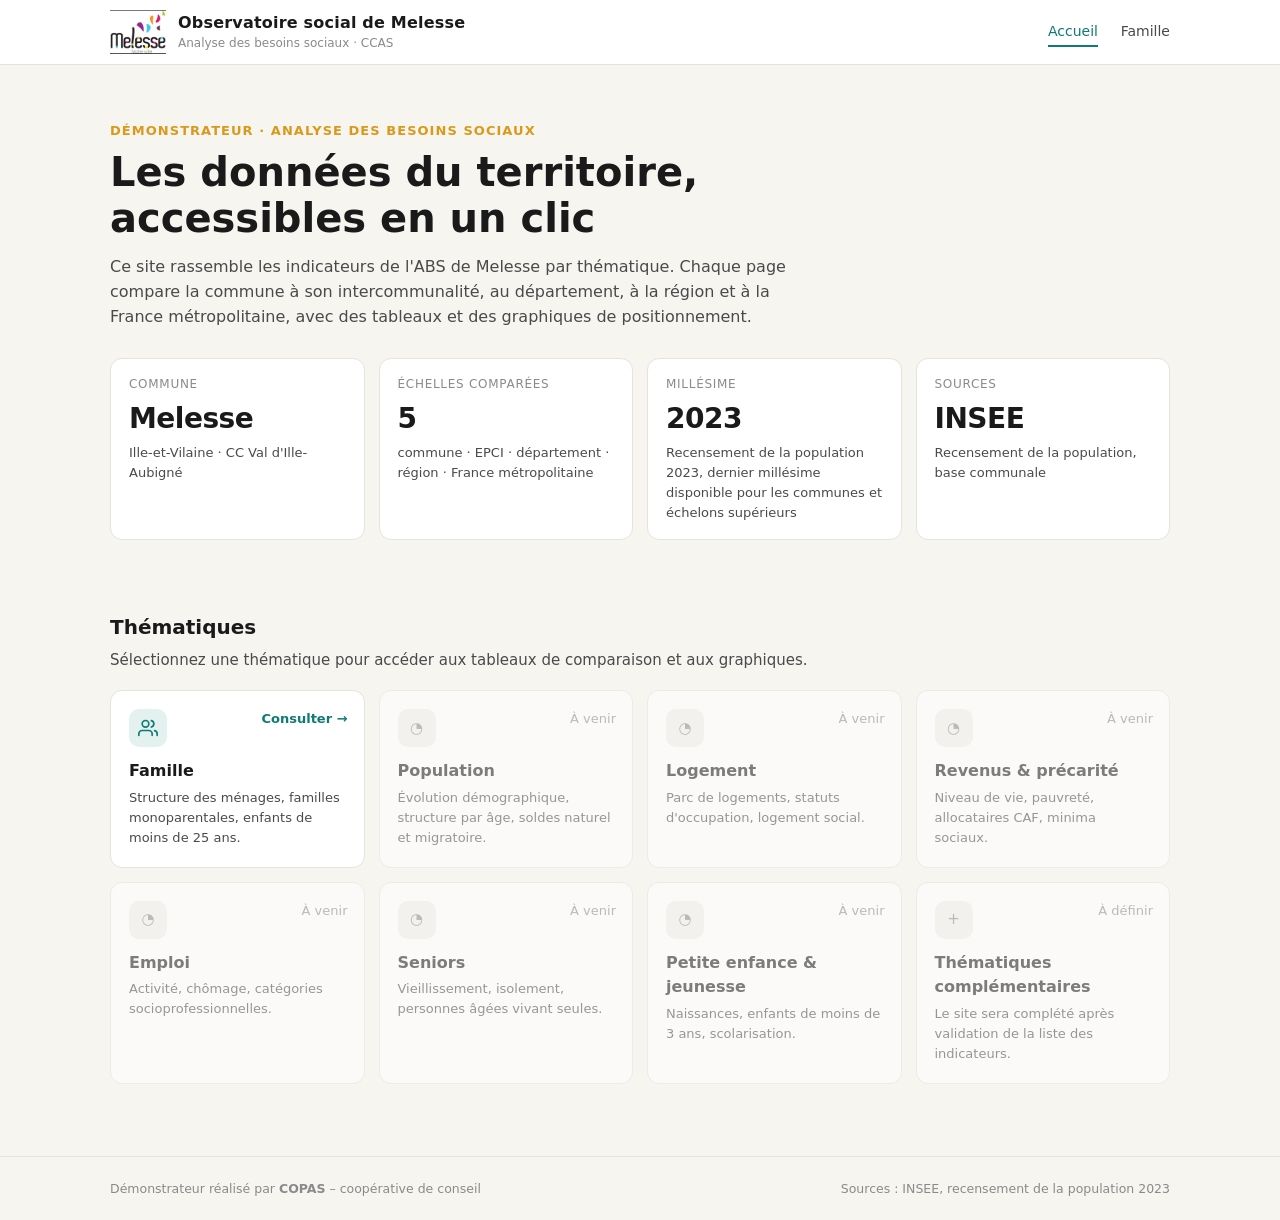
<file: index.html>
<!doctype html>
<html lang="fr">
<head>
<meta charset="utf-8">
<meta name="viewport" content="width=device-width,initial-scale=1">
<title>Observatoire social – Melesse</title>
<link rel="stylesheet" href="assets/style.css?v=4">
</head>
<body>

<header class="topbar">
  <div class="wrap">
    <a class="brand" href="index.html">
      <img class="logo" src="assets/logo-melesse.png" alt="Ville de Melesse" height="44" style="height:44px;width:auto">
      <div><strong>Observatoire social de Melesse</strong><span>Analyse des besoins sociaux · CCAS</span></div>
    </a>
    <nav class="main">
      <a href="index.html" class="active">Accueil</a>
      <a href="famille.html">Famille</a>
    </nav>
  </div>
</header>

<section class="hero">
  <div class="wrap">
    <div class="kicker">Démonstrateur · Analyse des besoins sociaux</div>
    <h1>Les données du territoire, accessibles en un clic</h1>
    <p>Ce site rassemble les indicateurs de l'ABS de Melesse par thématique. Chaque page compare la commune à son intercommunalité, au département, à la région et à la France métropolitaine, avec des tableaux et des graphiques de positionnement.</p>

    <div class="tiles">
      <div class="tile"><div class="lbl">Commune</div><div class="val">Melesse</div><div class="sub">Ille-et-Vilaine · CC Val d'Ille-Aubigné</div></div>
      <div class="tile"><div class="lbl">Échelles comparées</div><div class="val">5</div><div class="sub">commune · EPCI · département · région · France métropolitaine</div></div>
      <div class="tile"><div class="lbl">Millésime</div><div class="val">2023</div><div class="sub">Recensement de la population 2023, dernier millésime disponible pour les communes et échelons supérieurs</div></div>
      <div class="tile"><div class="lbl">Sources</div><div class="val">INSEE</div><div class="sub">Recensement de la population, base communale</div></div>
    </div>
  </div>
</section>

<section class="section">
  <div class="wrap">
    <h2>Thématiques</h2>
    <p class="lead">Sélectionnez une thématique pour accéder aux tableaux de comparaison et aux graphiques.</p>
    <div class="cards">
      <a class="card" href="famille.html">
        <div class="ico"><svg width="20" height="20" viewBox="0 0 24 24" fill="none" stroke="currentColor" stroke-width="2" stroke-linecap="round" stroke-linejoin="round"><path d="M17 21v-2a4 4 0 0 0-4-4H5a4 4 0 0 0-4 4v2"/><circle cx="9" cy="7" r="4"/><path d="M23 21v-2a4 4 0 0 0-3-3.87"/><path d="M16 3.13a4 4 0 0 1 0 7.75"/></svg></div>
        <h3>Famille</h3>
        <p>Structure des ménages, familles monoparentales, enfants de moins de 25 ans.</p>
        <span class="go">Consulter →</span>
      </a>
      <div class="card soon"><div class="ico">◔</div><h3>Population</h3><p>Évolution démographique, structure par âge, soldes naturel et migratoire.</p><span class="go">À venir</span></div>
      <div class="card soon"><div class="ico">◔</div><h3>Logement</h3><p>Parc de logements, statuts d'occupation, logement social.</p><span class="go">À venir</span></div>
      <div class="card soon"><div class="ico">◔</div><h3>Revenus &amp; précarité</h3><p>Niveau de vie, pauvreté, allocataires CAF, minima sociaux.</p><span class="go">À venir</span></div>
      <div class="card soon"><div class="ico">◔</div><h3>Emploi</h3><p>Activité, chômage, catégories socioprofessionnelles.</p><span class="go">À venir</span></div>
      <div class="card soon"><div class="ico">◔</div><h3>Seniors</h3><p>Vieillissement, isolement, personnes âgées vivant seules.</p><span class="go">À venir</span></div>
      <div class="card soon"><div class="ico">◔</div><h3>Petite enfance &amp; jeunesse</h3><p>Naissances, enfants de moins de 3 ans, scolarisation.</p><span class="go">À venir</span></div>
      <div class="card soon"><div class="ico">+</div><h3>Thématiques complémentaires</h3><p>Le site sera complété après validation de la liste des indicateurs.</p><span class="go">À définir</span></div>
    </div>
  </div>
</section>

<footer>
  <div class="wrap">
    <span>Démonstrateur réalisé par <strong>COPAS</strong> – coopérative de conseil</span>
    <span>Sources : INSEE, recensement de la population 2023</span>
  </div>
</footer>

</body>
</html>
</file>
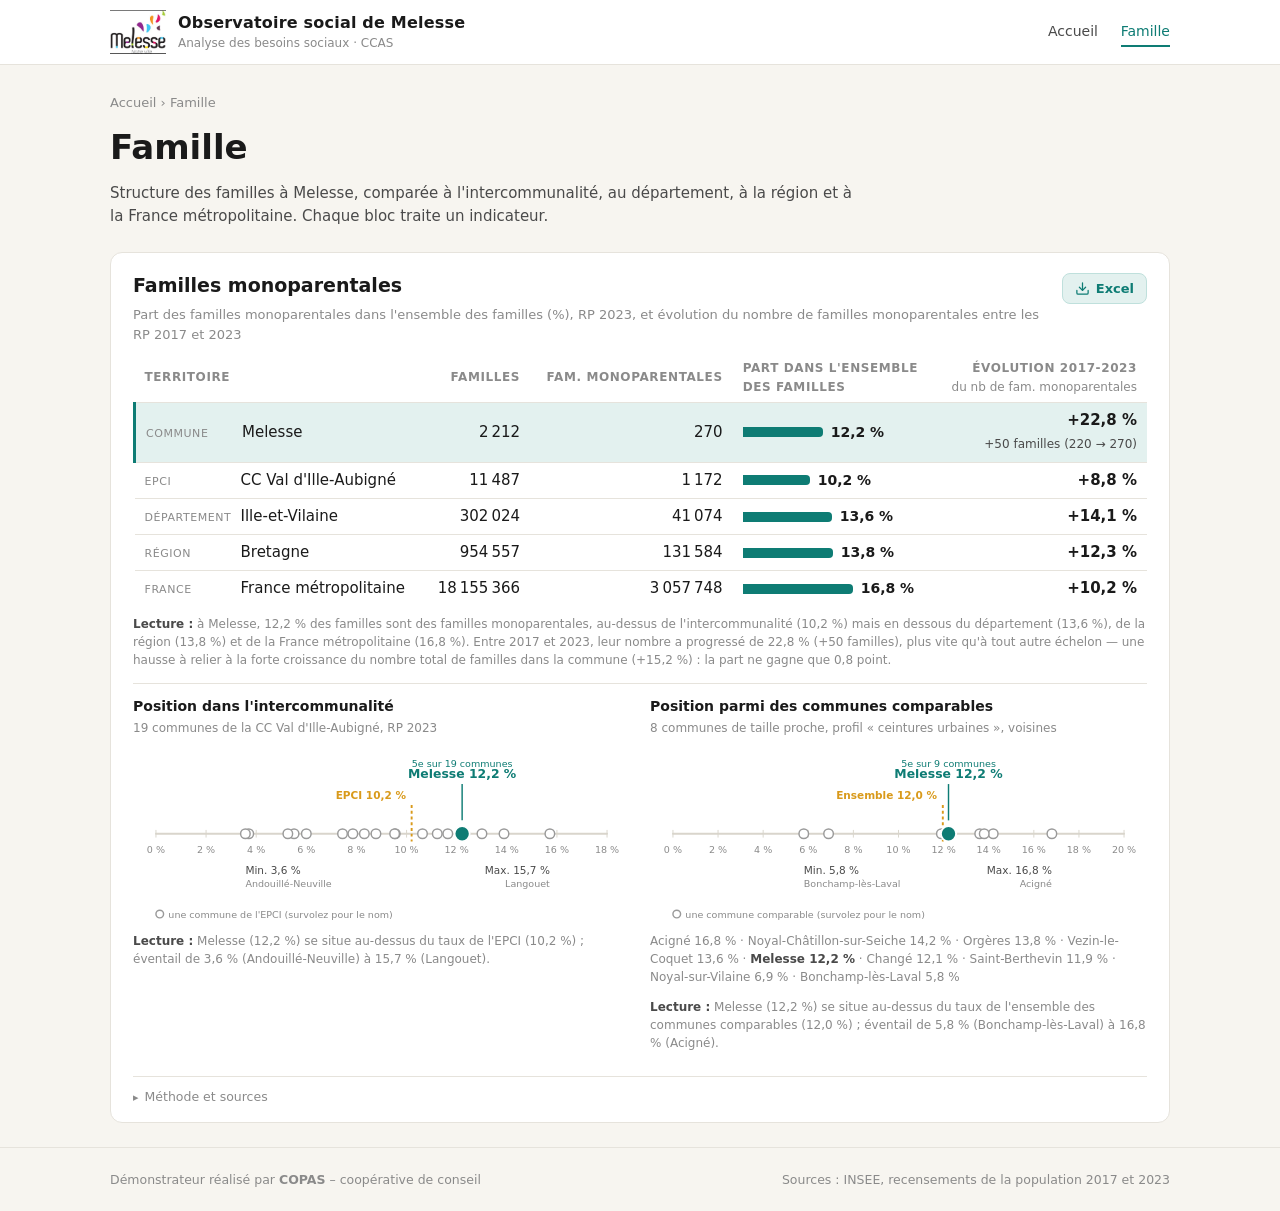
<file: famille.html>
<!doctype html>
<html lang="fr">
<head>
<meta charset="utf-8">
<meta name="viewport" content="width=device-width,initial-scale=1">
<title>Famille – Observatoire social de Melesse</title>
<link rel="stylesheet" href="assets/style.css?v=4">
</head>
<body>

<header class="topbar">
  <div class="wrap">
    <a class="brand" href="index.html">
      <img class="logo" src="assets/logo-melesse.png" alt="Ville de Melesse" height="44" style="height:44px;width:auto">
      <div><strong>Observatoire social de Melesse</strong><span>Analyse des besoins sociaux · CCAS</span></div>
    </a>
    <nav class="main">
      <a href="index.html">Accueil</a>
      <a href="famille.html" class="active">Famille</a>
    </nav>
  </div>
</header>

<section class="pagehead">
  <div class="wrap">
    <div class="crumbs"><a href="index.html">Accueil</a> › Famille</div>
    <h1>Famille</h1>
    <p>Structure des familles à Melesse, comparée à l'intercommunalité, au département, à la région et à la France métropolitaine. Chaque bloc traite un indicateur.</p>
  </div>
</section>

<div class="wrap">

  <section class="panel bloc">
    <div class="bloc-head">
      <div>
        <h2>Familles monoparentales</h2>
        <p class="sub">Part des familles monoparentales dans l'ensemble des familles (%), RP 2023, et évolution du nombre de familles monoparentales entre les RP 2017 et 2023</p>
      </div>
      <button class="btn-xlsx" id="dl-xlsx" type="button" title="Télécharger les données de ce bloc au format Excel">
        <svg width="15" height="15" viewBox="0 0 24 24" fill="none" stroke="currentColor" stroke-width="2" stroke-linecap="round" stroke-linejoin="round"><path d="M21 15v4a2 2 0 0 1-2 2H5a2 2 0 0 1-2-2v-4"/><polyline points="7 10 12 15 17 10"/><line x1="12" y1="15" x2="12" y2="3"/></svg>
        Excel
      </button>
    </div>

    <div class="tblwrap">
    <table class="tbl" id="tbl">
      <thead><tr>
        <th>Territoire</th>
        <th class="num">Familles</th>
        <th class="num">Fam. monoparentales</th>
        <th>Part dans l'ensemble<br>des familles</th>
        <th class="num" style="white-space:nowrap">Évolution 2017-2023<br><span style="font-weight:500;text-transform:none;letter-spacing:0">du nb de fam. monoparentales</span></th>
      </tr></thead>
      <tbody></tbody>
    </table>
    </div>
    <p class="note"><b>Lecture :</b> à Melesse, 12,2 % des familles sont des familles monoparentales, au-dessus de l'intercommunalité (10,2 %) mais en dessous du département (13,6 %), de la région (13,8 %) et de la France métropolitaine (16,8 %). Entre 2017 et 2023, leur nombre a progressé de 22,8 % (+50 familles), plus vite qu'à tout autre échelon — une hausse à relier à la forte croissance du nombre total de familles dans la commune (+15,2 %) : la part ne gagne que 0,8 point.</p>

    <div class="grid2 strips">
      <div>
        <h3>Position dans l'intercommunalité</h3>
        <p class="sub">19 communes de la CC Val d'Ille-Aubigné, RP 2023</p>
        <div id="strip"></div>
        <p class="note" id="stripnote"></p>
      </div>
      <div>
        <h3>Position parmi des communes comparables</h3>
        <p class="sub">8 communes de taille proche, profil « ceintures urbaines », voisines</p>
        <div id="strip2"></div>
        <p class="note" id="strip2list"></p>
        <p class="note" id="strip2note"></p>
      </div>
    </div>

    <details class="methode">
      <summary>Méthode et sources</summary>
      <p class="note" style="margin-top:6px">
        <b>Indicateur :</b> nombre de familles monoparentales / nombre total de familles × 100, le total incluant les couples sans enfant.<br>
        <b>Commune, EPCI, département, région, France :</b> INSEE, RP 2023, base communale « Couples – Familles – Ménages » ; les agrégats sont obtenus en sommant les effectifs communaux selon la table d'appartenance géographique (EPCI, département, région). France métropolitaine = communes hors départements d'outre-mer.<br>
        <b>Évolution 2017-2023 :</b> INSEE, RP 2017 et RP 2023, bases communales en géographie courante ; taux d'évolution du nombre de familles monoparentales sur six ans (huit communes sans donnée en 2017 sont exclues de l'agrégat France métropolitaine).<br>
        Les effectifs issus du recensement sont des estimations pondérées ; ils sont arrondis à l'unité dans les tableaux.
      </p>
    </details>
  </section>

</div>

<footer>
  <div class="wrap">
    <span>Démonstrateur réalisé par <strong>COPAS</strong> – coopérative de conseil</span>
    <span>Sources : INSEE, recensements de la population 2017 et 2023</span>
  </div>
</footer>

<script src="assets/data.js"></script>
<script>
(function(){
  const D = window.MELESSE_DATA;
  const fmtN = n => Math.round(n).toLocaleString('fr-FR');
  const fmtP = p => p.toLocaleString('fr-FR',{minimumFractionDigits:1,maximumFractionDigits:1}) + ' %';
  const rows = D.rows.map(r => ({...r, part: r.mono / r.fam * 100}));
  const maxPart = Math.max(...rows.map(r => r.part));

  /* ---- tableau ---- */
  const fmtS = (v, dec) => (v > 0 ? '+' : v < 0 ? '−' : '') + Math.abs(v).toLocaleString('fr-FR',{minimumFractionDigits:dec,maximumFractionDigits:dec});
  const evoCell = r => {
    if (!r.mono17) return '<span style="color:var(--muted)">–</span>';
    const taux = (r.mono - r.mono17) / r.mono17 * 100;
    const html = `<b>${fmtS(taux,1)} %</b>`;
    return r.niveau === 'Commune' ? `${html}<br><span style="font-size:12px;color:var(--ink-2)">${fmtS(Math.round(r.mono - r.mono17),0)} familles (${fmtN(r.mono17)} → ${fmtN(r.mono)})</span>` : html;
  };
  const tb = document.querySelector('#tbl tbody');
  rows.forEach(r => {
    const tr = document.createElement('tr');
    if (r.niveau === 'Commune') tr.className = 'hl';
    tr.innerHTML = `
      <td><span class="lvl">${r.niveau}</span>${r.lib}</td>
      <td class="num">${fmtN(r.fam)}</td>
      <td class="num">${fmtN(r.mono)}</td>
      <td><div class="bar"><i style="width:${(r.part/maxPart*110).toFixed(0)}px"></i><b>${fmtP(r.part)}</b></div></td>
      <td class="num">${evoCell(r)}</td>`;
    tb.appendChild(tr);
  });

  /* ---- graphique de position : Melesse parmi un ensemble de communes ---- */
  function drawStrip(opts){
    const list = opts.communes;
    const n = list.length;
    const me = list.find(c => c.code === '35173');
    const mn = list.reduce((a,c)=> c.part < a.part ? c : a);
    const mx = list.reduce((a,c)=> c.part > a.part ? c : a);
    const rang = list.filter(c => c.part > me.part).length + 1;
    const ref = opts.ref;

    const W = opts.W || 860, H = 190, L = 24, R = 24, y = 96;
    const lo = 0, hi = Math.ceil(mx.part / 2) * 2 + 2;
    const x = v => L + (v - lo) / (hi - lo) * (W - L - R);
    const f1 = v => v.toLocaleString('fr-FR',{minimumFractionDigits:1,maximumFractionDigits:1});
    const esc = t => t.replace(/&/g,'&amp;').replace(/</g,'&lt;');

    let g = `<svg viewBox="0 0 ${W} ${H}" width="100%" role="img" aria-label="${opts.aria}" style="font-family:var(--font);max-width:${W}px;display:block;margin:6px auto 0">`;
    g += `<line x1="${L}" x2="${W-R}" y1="${y}" y2="${y}" stroke="#d9d5cc" stroke-width="2" stroke-linecap="round"/>`;
    for (let v = 0; v <= hi; v += 2) {
      g += `<line x1="${x(v)}" x2="${x(v)}" y1="${y-4}" y2="${y+4}" stroke="#d9d5cc"/>`;
      g += `<text x="${x(v)}" y="${y+20}" font-size="10" fill="#8a8a8a" text-anchor="middle">${v} %</text>`;
    }
    g += `<line x1="${x(ref)}" x2="${x(ref)}" y1="${y-30}" y2="${y+8}" stroke="#D99A1B" stroke-width="2" stroke-dasharray="3 3"/>`;
    // si le repère est proche de Melesse, on décale son étiquette du côté opposé pour éviter le chevauchement
    const close = Math.abs(x(ref) - x(me.part)) < 70;
    const refAnchor = close ? (ref < me.part ? 'end' : 'start') : 'middle';
    const refDx = close ? (ref < me.part ? -6 : 6) : 0;
    g += `<text x="${x(ref) + refDx}" y="${y-36}" font-size="11" fill="#D99A1B" font-weight="600" text-anchor="${refAnchor}">${opts.refLabel} ${f1(ref)} %</text>`;
    list.forEach(c => { if (c.code !== me.code) g += `<circle cx="${x(c.part)}" cy="${y}" r="5" fill="#fff" stroke="#9A9A9A" stroke-width="1.5"><title>${esc(c.lib)} : ${f1(c.part)} %</title></circle>`; });
    g += `<text x="${x(mn.part)}" y="${y+42}" font-size="11" fill="#4a4a4a" text-anchor="start">Min. ${f1(mn.part)} %</text>`;
    g += `<text x="${x(mn.part)}" y="${y+56}" font-size="10" fill="#8a8a8a" text-anchor="start">${esc(mn.lib)}</text>`;
    g += `<text x="${x(mx.part)}" y="${y+42}" font-size="11" fill="#4a4a4a" text-anchor="end">Max. ${f1(mx.part)} %</text>`;
    g += `<text x="${x(mx.part)}" y="${y+56}" font-size="10" fill="#8a8a8a" text-anchor="end">${esc(mx.lib)}</text>`;
    g += `<line x1="${x(me.part)}" x2="${x(me.part)}" y1="${y-14}" y2="${y-52}" stroke="#0E7C74" stroke-width="1.5"/>`;
    g += `<circle cx="${x(me.part)}" cy="${y}" r="8" fill="#0E7C74" stroke="#fff" stroke-width="2"><title>Melesse : ${f1(me.part)} %</title></circle>`;
    g += `<text x="${x(me.part)}" y="${y-58}" font-size="13" fill="#0E7C74" font-weight="700" text-anchor="middle">Melesse ${f1(me.part)} %</text>`;
    g += `<text x="${x(me.part)}" y="${y-70}" font-size="10" fill="#0E7C74" text-anchor="middle">${rang}e sur ${n} communes</text>`;
    g += `<circle cx="${L+4}" cy="${H-10}" r="4" fill="#fff" stroke="#9A9A9A" stroke-width="1.5"/><text x="${L+13}" y="${H-6}" font-size="10" fill="#8a8a8a">${opts.legend} (survolez pour le nom)</text>`;
    g += `</svg>`;
    document.getElementById(opts.el).innerHTML = g;
    if (opts.listEl) {
      const sorted = [...list].sort((a,b)=>b.part-a.part);
      document.getElementById(opts.listEl).innerHTML = sorted.map(c => c.code === me.code ? `<b>${esc(c.lib)} ${f1(c.part)} %</b>` : `${esc(c.lib)} ${f1(c.part)} %`).join(' · ');
    }
    const pos = me.part > ref ? 'au-dessus' : 'en dessous';
    document.getElementById(opts.noteEl).innerHTML = `<b>Lecture :</b> Melesse (${f1(me.part)} %) se situe ${pos} ${opts.refText} (${f1(ref)} %) ; éventail de ${f1(mn.part)} % (${esc(mn.lib)}) à ${f1(mx.part)} % (${esc(mx.lib)}).`;
  }

  drawStrip({
    el:'strip', noteEl:'stripnote', communes: D.epci, W: 520,
    ref: rows.find(r => r.niveau === 'EPCI').part, refLabel:'EPCI', refText:"du taux de l'EPCI",
    legend:"une commune de l'EPCI", aria:"Position de Melesse parmi les communes de l'EPCI"
  });

  const comp = D.comparables;
  const compRef = comp.reduce((a,c)=>a+c.mono,0) / comp.reduce((a,c)=>a+c.fam,0) * 100;
  drawStrip({
    el:'strip2', noteEl:'strip2note', listEl:'strip2list', communes: comp, W: 520,
    ref: compRef, refLabel:'Ensemble', refText:"du taux de l'ensemble des communes comparables",
    legend:"une commune comparable", aria:"Position de Melesse parmi des communes comparables"
  });

  /* ---- export Excel du bloc ---- */
  document.getElementById('dl-xlsx').addEventListener('click', function(){
    const btn = this;
    const run = () => {
      const wb = XLSX.utils.book_new();
      const f1 = v => Math.round(v * 10) / 10;
      // Feuille 1 : tableau de comparaison
      const rows1 = [
        ["Familles monoparentales – tableau de comparaison"],
        ["Source : INSEE, recensements de la population 2017 et 2023, bases communales (agrégats calculés par COPAS)"],
        [],
        ["Niveau","Territoire","Familles 2023","Familles monoparentales 2023","Part des familles monoparentales 2023 (%)","Familles 2017","Familles monoparentales 2017","Part 2017 (%)","Évolution 2017-2023 du nb de familles monoparentales (%)","Évolution 2017-2023 (nombre)"]
      ];
      rows.forEach(r => rows1.push([r.niveau, r.lib, Math.round(r.fam), Math.round(r.mono), f1(r.part), Math.round(r.fam17), Math.round(r.mono17), f1(r.mono17/r.fam17*100), f1((r.mono-r.mono17)/r.mono17*100), Math.round(r.mono-r.mono17)]));
      const ws1 = XLSX.utils.aoa_to_sheet(rows1);
      ws1['!cols'] = [{wch:13},{wch:26},{wch:14},{wch:18},{wch:20},{wch:14},{wch:18},{wch:12},{wch:24},{wch:16}];
      XLSX.utils.book_append_sheet(wb, ws1, "Comparaison");
      // Feuille 2 : communes de l'EPCI
      const mk = (titre, list) => {
        const a = [[titre],["Source : INSEE, RP 2023"],[],["Code commune","Commune","Familles 2023","Familles monoparentales 2023","Part (%)"]];
        [...list].sort((x,y)=>y.part-x.part).forEach(c => a.push([c.code, c.lib, Math.round(c.fam), Math.round(c.mono), f1(c.part)]));
        const ws = XLSX.utils.aoa_to_sheet(a); ws['!cols'] = [{wch:13},{wch:28},{wch:14},{wch:24},{wch:10}]; return ws;
      };
      XLSX.utils.book_append_sheet(wb, mk("Communes de la CC Val d'Ille-Aubigné", D.epci), "Communes EPCI");
      XLSX.utils.book_append_sheet(wb, mk("Communes comparables", D.comparables), "Communes comparables");
      XLSX.writeFile(wb, "Melesse_familles_monoparentales.xlsx");
      btn.disabled = false;
    };
    if (window.XLSX) return run();
    btn.disabled = true;
    const sc = document.createElement('script'); sc.src = 'assets/xlsx.mini.min.js'; sc.onload = run;
    sc.onerror = () => { btn.disabled = false; alert("Le module d'export n'a pas pu être chargé."); };
    document.head.appendChild(sc);
  });

})();
</script>
</body>
</html>
</file>
<file: assets/style.css>
:root{
  --ink:#1A1A1A; --ink-2:#4a4a4a; --muted:#8a8a8a; --line:#e6e3dc;
  --bg:#f7f5f0; --card:#ffffff;
  --teal:#0E7C74; --teal-2:#0b5f59; --teal-soft:#e3f1ef; --gold:#D99A1B;
  --font:"Inter",system-ui,-apple-system,"Segoe UI",Roboto,sans-serif;
}
*{box-sizing:border-box}
html{color-scheme:light}
body{margin:0;background:var(--bg);color:var(--ink);font-family:var(--font);font-size:15px;line-height:1.55}
a{color:var(--teal)}
.wrap{max-width:1100px;margin:0 auto;padding:0 20px}

/* header */
.topbar{background:var(--card);border-bottom:1px solid var(--line)}
.topbar .wrap{display:flex;align-items:center;justify-content:space-between;gap:16px;min-height:64px;flex-wrap:wrap}
.brand{display:flex;align-items:center;gap:12px;text-decoration:none;color:var(--ink)}
.brand .logo{height:44px;width:auto;display:block}
.brand strong{font-size:16px;letter-spacing:.2px}
.brand span{display:block;font-size:12px;color:var(--muted);margin-top:-2px}
nav.main a{text-decoration:none;color:var(--ink-2);margin-left:18px;font-size:14px;padding:6px 0;border-bottom:2px solid transparent}
nav.main a.active,nav.main a:hover{color:var(--teal);border-bottom-color:var(--teal)}

/* hero */
.hero{padding:56px 0 36px}
.hero .kicker{color:var(--gold);font-weight:600;font-size:13px;letter-spacing:.08em;text-transform:uppercase}
.hero h1{font-size:clamp(28px,4vw,40px);line-height:1.15;margin:8px 0 14px;max-width:760px}
.hero p{max-width:680px;color:var(--ink-2);font-size:16px;margin:0}

/* stat tiles */
.tiles{display:grid;grid-template-columns:repeat(auto-fit,minmax(200px,1fr));gap:14px;margin:28px 0 8px}
.tile{background:var(--card);border:1px solid var(--line);border-radius:12px;padding:16px 18px}
.tile .lbl{font-size:12px;color:var(--muted);text-transform:uppercase;letter-spacing:.06em}
.tile .val{font-size:28px;font-weight:700;margin:4px 0 2px;letter-spacing:-.5px}
.tile .sub{font-size:13px;color:var(--ink-2)}

/* theme cards */
.section{padding:28px 0 48px}
.section h2{font-size:20px;margin:0 0 6px}
.section .lead{color:var(--ink-2);margin:0 0 18px}
.cards{display:grid;grid-template-columns:repeat(auto-fill,minmax(240px,1fr));gap:14px}
.card{display:block;background:var(--card);border:1px solid var(--line);border-radius:12px;padding:18px;text-decoration:none;color:var(--ink);transition:transform .12s,box-shadow .12s;position:relative}
.card:hover{transform:translateY(-2px);box-shadow:0 8px 24px rgba(0,0,0,.06)}
.card .ico{width:38px;height:38px;border-radius:10px;background:var(--teal-soft);color:var(--teal);display:grid;place-items:center;margin-bottom:12px}
.card h3{margin:0 0 4px;font-size:16px}
.card p{margin:0;font-size:13px;color:var(--ink-2)}
.card .go{position:absolute;right:16px;top:18px;color:var(--teal);font-size:13px;font-weight:600}
.card.soon{opacity:.55;pointer-events:none}
.card.soon .go{color:var(--muted);font-weight:500}
.card.soon .ico{background:#eee;color:var(--muted)}

/* page header */
.pagehead{padding:28px 0 4px}
.crumbs{font-size:13px;color:var(--muted);margin-bottom:8px}
.crumbs a{color:var(--muted);text-decoration:none}
.crumbs a:hover{color:var(--teal)}
.pagehead h1{font-size:clamp(24px,3.4vw,34px);margin:0 0 8px}
.pagehead p{color:var(--ink-2);max-width:760px;margin:0}

/* panels */
.panel{background:var(--card);border:1px solid var(--line);border-radius:12px;padding:20px 22px;margin:20px 0}
.panel h2{font-size:18px;margin:0 0 4px}
.panel .sub{font-size:13px;color:var(--muted);margin:0 0 14px}
.grid2{display:grid;grid-template-columns:1fr 1fr;gap:20px}
@media (max-width:820px){.grid2{grid-template-columns:1fr}}

/* table */
.tbl{width:100%;border-collapse:collapse;font-variant-numeric:tabular-nums}
.tbl th{font-size:12px;text-transform:uppercase;letter-spacing:.05em;color:var(--muted);font-weight:600;text-align:left;padding:8px 10px;border-bottom:1px solid var(--line)}
.tbl td{padding:9px 10px;border-bottom:1px solid var(--line);vertical-align:middle}
.tbl td:first-child{white-space:nowrap}
.tbl tr:last-child td{border-bottom:0}
.tbl td.num,.tbl th.num{text-align:right}
.tbl .lvl{display:inline-block;font-size:11px;color:var(--muted);text-transform:uppercase;letter-spacing:.05em;margin-right:8px;min-width:88px}
.tbl tr.hl td{background:var(--teal-soft)}
.tbl tr.hl td:first-child{border-left:3px solid var(--teal)}
.bar{display:flex;align-items:center;gap:8px;min-width:170px}
.bar i{display:block;height:10px;border-radius:0 4px 4px 0;background:var(--teal)}
.bar b{font-weight:600;font-size:14px}
.tblwrap{overflow-x:auto}

/* ranking bars */
.rank{display:grid;grid-template-columns:180px 1fr 52px;gap:8px 10px;align-items:center;font-size:13px}
.rank .n{text-align:right;color:var(--ink-2);white-space:nowrap;overflow:hidden;text-overflow:ellipsis}
.rank .b{height:10px;background:var(--line);border-radius:0 4px 4px 0;position:relative}
.rank .b i{position:absolute;left:0;top:0;bottom:0;background:var(--muted);border-radius:0 4px 4px 0}
.rank .v{font-variant-numeric:tabular-nums;color:var(--ink-2)}
.rank .me .n,.rank .me .v{color:var(--teal);font-weight:700}
.rank .me .b i{background:var(--teal)}
.rank .ref{grid-column:1/4;height:1px;background:var(--line);margin:2px 0}
.rank .refv{grid-column:1/4;font-size:12px;color:var(--muted)}
.rank .refv b{color:var(--gold)}

.note{font-size:12.5px;color:var(--muted);margin-top:12px;line-height:1.5}
.note b{color:var(--ink-2);font-weight:600}

footer{border-top:1px solid var(--line);padding:22px 0;color:var(--muted);font-size:12.5px;margin-top:24px}
footer .wrap{display:flex;justify-content:space-between;gap:12px;flex-wrap:wrap}

/* bloc thématique compact */
.bloc{padding:18px 22px 14px}
.bloc .bloc-head{margin-bottom:8px;display:flex;justify-content:space-between;align-items:flex-start;gap:16px}
.btn-xlsx{flex:none;display:inline-flex;align-items:center;gap:6px;font:600 13px var(--font);color:var(--teal);background:var(--teal-soft);border:1px solid #bfe0dc;border-radius:8px;padding:7px 12px;cursor:pointer;white-space:nowrap;margin-top:2px}
.btn-xlsx:hover{background:#d3ebe8}
.btn-xlsx:disabled{opacity:.5;cursor:wait}
.bloc .bloc-head h2{font-size:19px}
.bloc .bloc-head .sub{margin-bottom:0}
.bloc .tbl td{padding:6px 10px}
.bloc .tbl th{padding:6px 10px}
.bloc .note{margin-top:8px;font-size:12px}
.strips{margin-top:14px;padding-top:12px;border-top:1px solid var(--line)}
.strips h3{font-size:14px;margin:0 0 2px}
.strips .sub{margin:0 0 4px;font-size:12px}
.strips svg{margin-top:0 !important}
.methode{margin-top:12px;border-top:1px solid var(--line);padding-top:8px}
.methode summary{font-size:12.5px;color:var(--muted);cursor:pointer;list-style:none;display:inline-flex;align-items:center;gap:6px}
.methode summary::before{content:'▸';font-size:11px}
.methode[open] summary::before{content:'▾'}
.methode summary::-webkit-details-marker{display:none}
</file>
